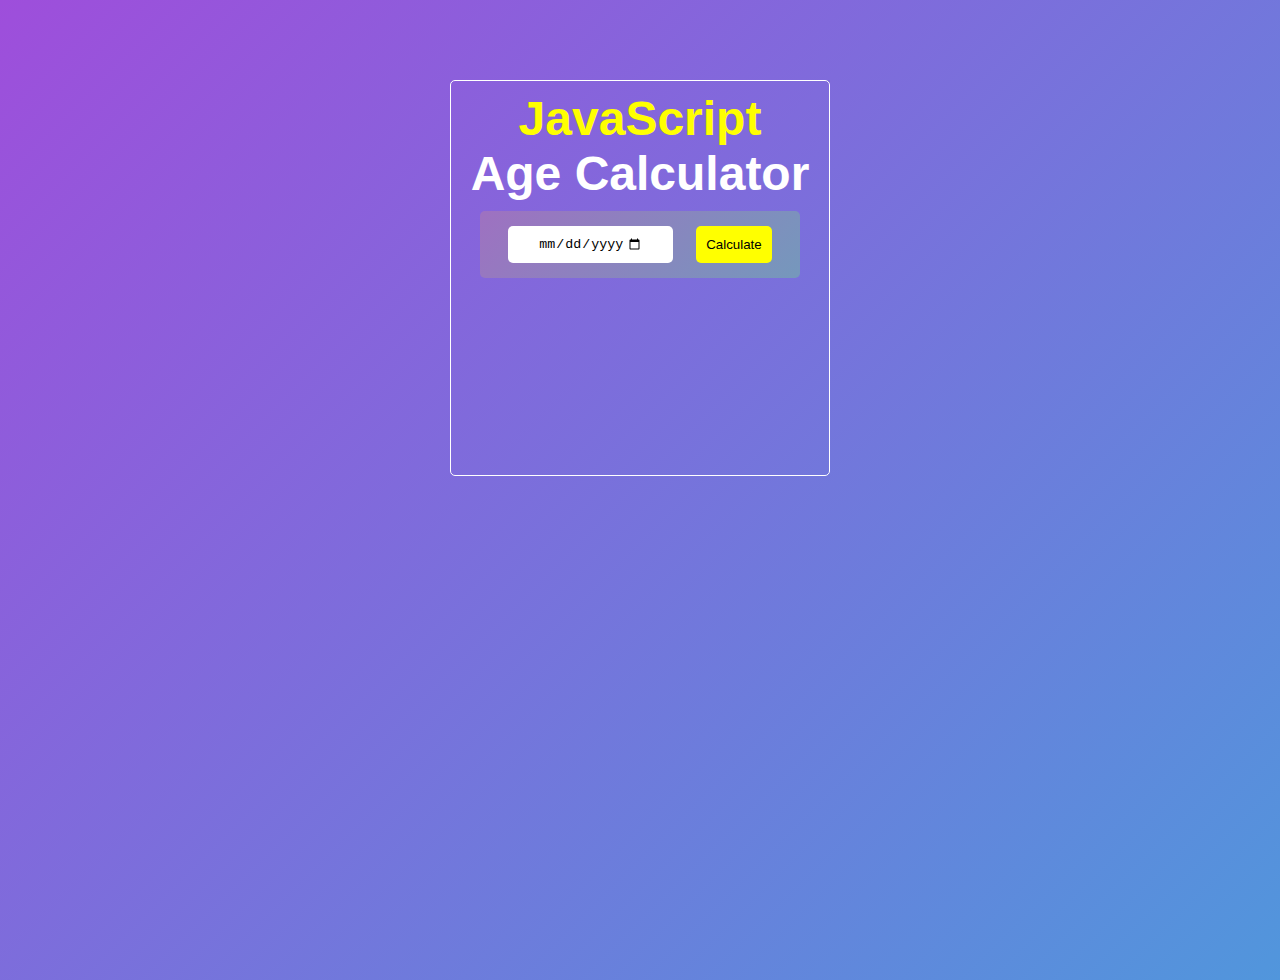
<file: Age Calculator/index.html>
<!DOCTYPE html>
<html lang="en">
<head>
    <meta charset="UTF-8">
    <meta name="viewport" content="width=device-width, initial-scale=1.0">
    <title>Age Calculator</title>
<link rel="stylesheet" href="style.css">
</head>
<body>
    <div class="container">
    <h1 class="java">JavaScript</h1>
    <h1>Age Calculator</h1>
    <div class="box">
        <input type="date" id="date">
        <button onclick="calculateAge()">Calculate</button>
    </div>

    <p id="your-age"></0>

    </div>
    

    <script src="script.js"></script>
</body>
</html>
</file>
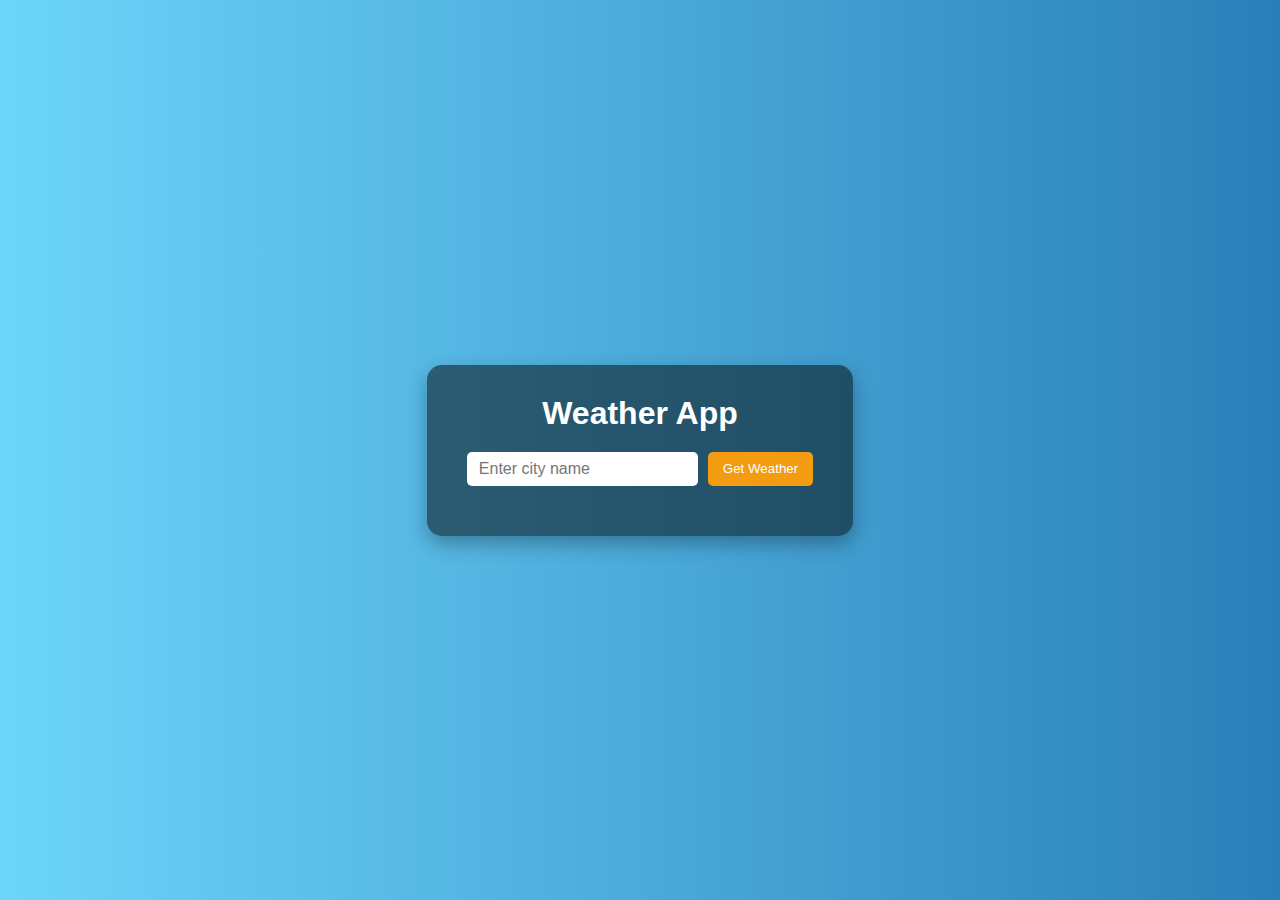
<file: API-Handling/index.html>
<!DOCTYPE html>
<html lang="en">
<head>
    <meta charset="UTF-8">
    <meta name="viewport" content="width=device-width, initial-scale=1.0">
    <title>Weather App</title>
    <link rel="stylesheet" href="style.css">
</head>
<body>
    <div class="container">
        <h1>Weather App</h1>
        <div class="input-container">
            <input type="text" id="city-input" placeholder="Enter city name">
            <button id="get-weather-btn">Get Weather</button>
        </div>
        <div id="weather-info" class="hidden">
            <h2 id="city-name"></h2>
            <p id="temperature"></p>
            <p id="description"></p>
        </div>
        <p id="error-message" class="hidden"></p>
    </div>

    <!-- Link your JS file here -->
    <script src="script.js"></script>
</body>
</html>
</file>
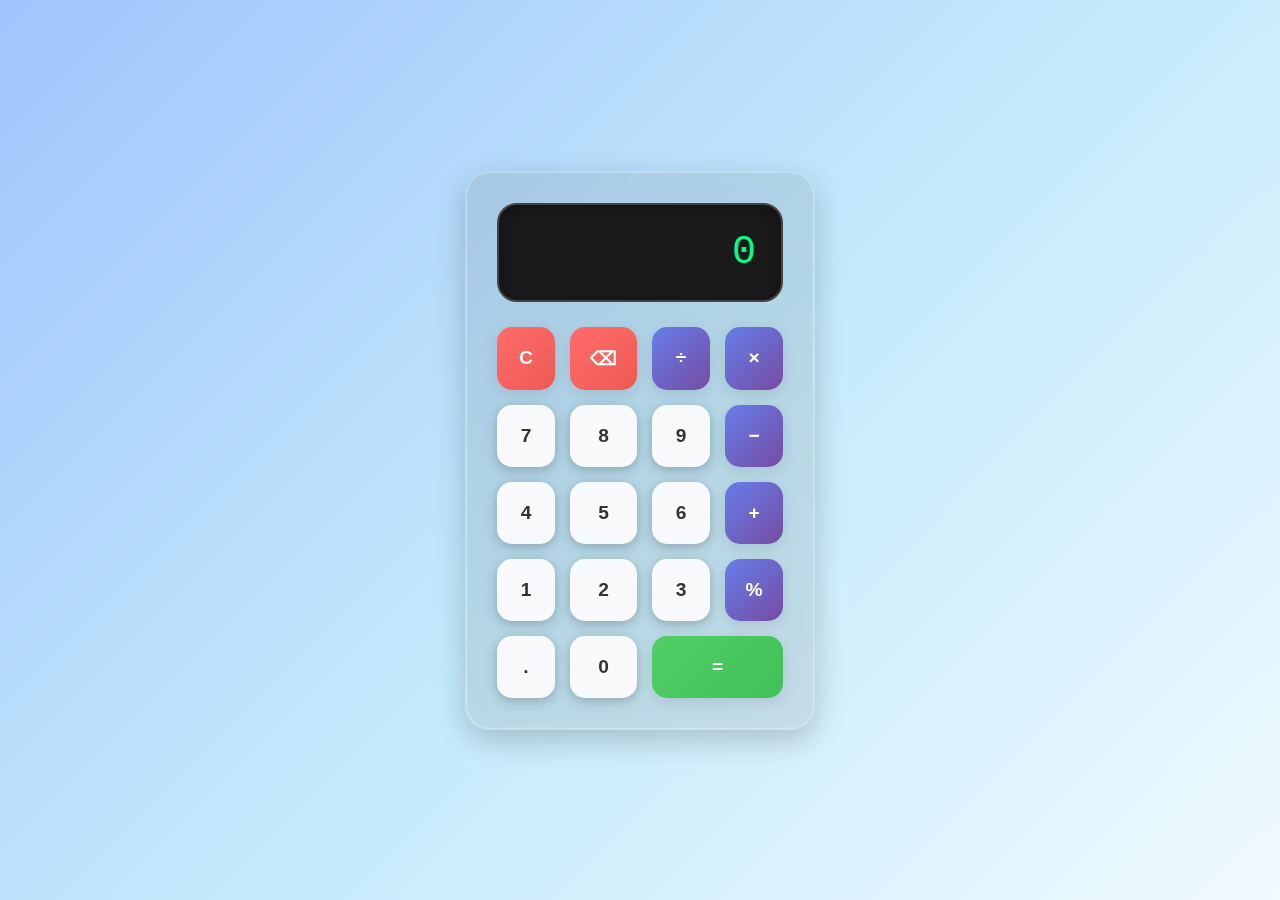
<file: Calculator/index.html>
<!DOCTYPE html>
<html lang="en">

<head>
    <meta charset="UTF-8">
    <meta name="viewport" content="width=device-width, initial-scale=1.0">
    <title>Calculator</title>

</head>
<link rel="stylesheet" href="style.css">

<body>
    <div class="calculator">
        <div class="display" id="display">0</div>
        <div class="buttons">
            <button class="btn btn-clear" id="clear">C</button>
            <button class="btn btn-clear" id="delete">⌫</button>
            <button class="btn btn-operator" id="divide">÷</button>
            <button class="btn btn-operator" id="multiply">×</button>

            <button class="btn btn-number" id="seven">7</button>
            <button class="btn btn-number" id="eight">8</button>
            <button class="btn btn-number" id="nine">9</button>
            <button class="btn btn-operator" id="subtract">−</button>

            <button class="btn btn-number" id="four">4</button>
            <button class="btn btn-number" id="five">5</button>
            <button class="btn btn-number" id="six">6</button>
            <button class="btn btn-operator" id="add">+</button>

            <button class="btn btn-number" id="one">1</button>
            <button class="btn btn-number" id="two">2</button>
            <button class="btn btn-number" id="three">3</button>
            <button class="btn btn-operator" id="percent">%</button>

            <button class="btn btn-number" id="decimal">.</button>
            <button class="btn btn-number" id="zero">0</button>
            <button class="btn btn-equals btn-equals-wide" id="equals">=</button>
        </div>
    </div>

    <script src="script.js"></script>
</body>

</html>
</file>
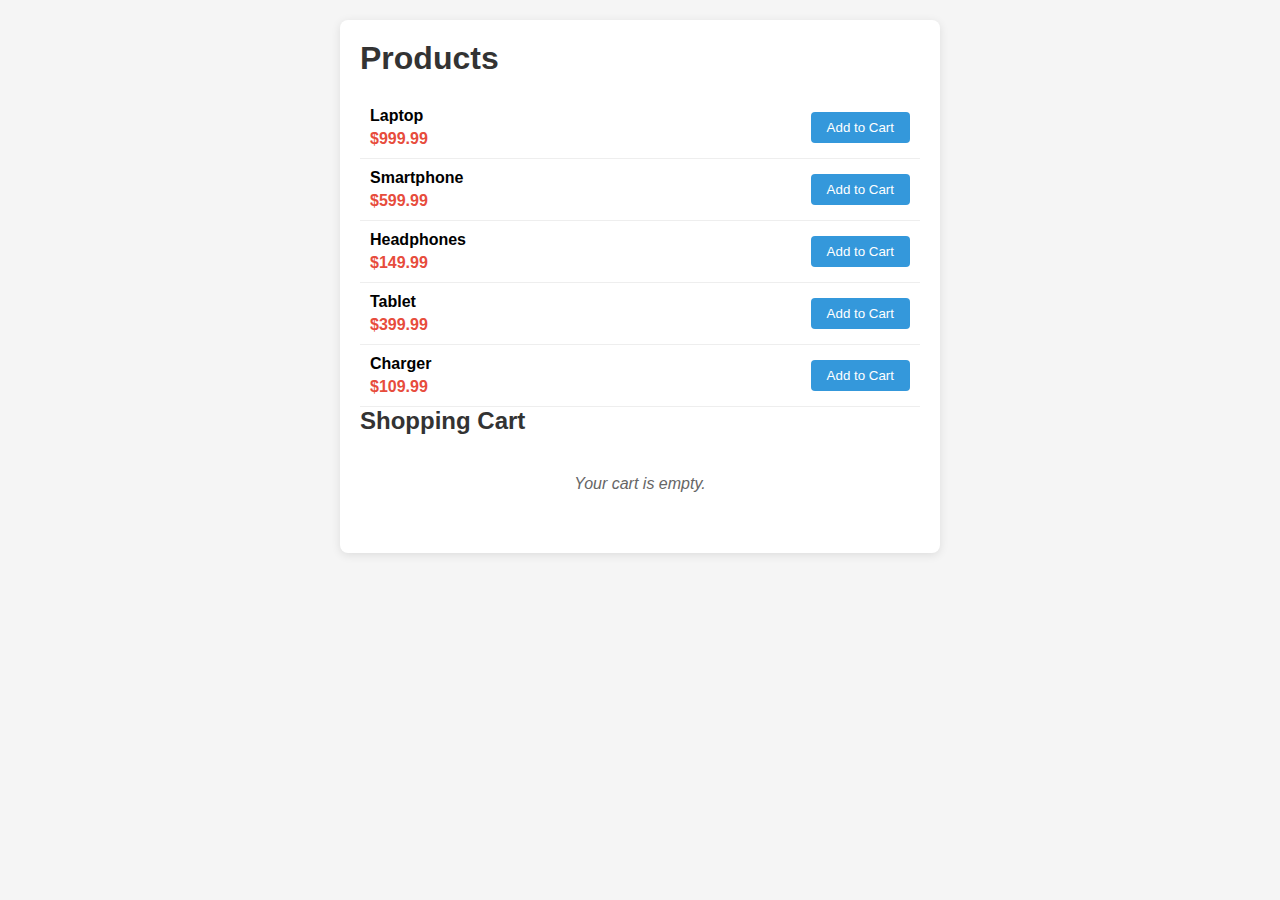
<file: Ecommerce-Cart/index.html>
<!DOCTYPE html>
<html lang="en">
<head>
    <meta charset="UTF-8">
    <meta name="viewport" content="width=device-width, initial-scale=1.0">
    <title>Simple E-Commerce</title>
    <link rel="stylesheet" href="style.css">
</head>
<body>
    <div class="container">
        <h1>Products</h1>
        <div id="product-list">
            <!-- <div class="product">
                <div class="product-info">
                    <div class="product-name">Laptop</div>
                    <div class="product-price">$999.99</div>
                </div>
                <button class="add-to-cart" data-name="Laptop" data-price="999.99">Add to Cart</button>
            </div>
            -->
        </div>

        <h2>Shopping Cart</h2>
        <div id="cart-items">
            <p id="empty-cart">Your cart is empty.</p>
        </div>
        
        <div id="cart-total" class="hidden">
            <p>Total: <span id="total-price">$0.00</span></p>
            <button id="checkout-btn">Checkout</button>
        </div>
    </div>


    <script src="script.js"></script>
</body>
</html>
</file>
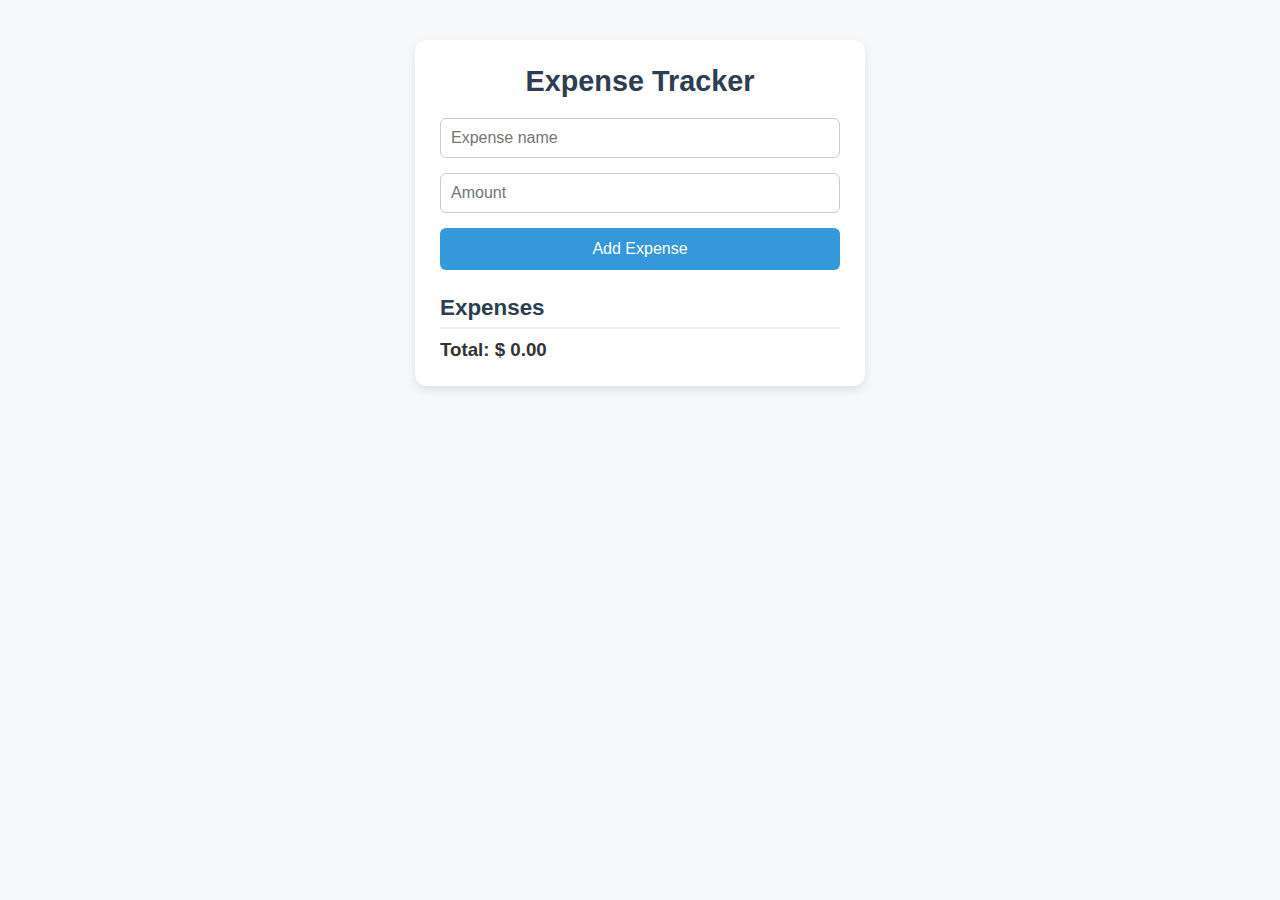
<file: Expense-Tracker/index.html>
<!DOCTYPE html>
<html lang="en">

<head>
    <meta charset="UTF-8">
    <meta name="viewport" content="width=device-width, initial-scale=1.0">
    <title>Expense Tracker</title>
</head>

<link rel="stylesheet" href="style.css">

<body>
    <div class="container">
        <h1>Expense Tracker</h1>

        <form id="expense-form">
            <input type="text" id="expense-name" placeholder="Expense name" required />
            <input type="number" id="expense-amount" placeholder="Amount" required min="0" />
            <button type="submit">Add Expense</button>
        </form>

        <h2>Expenses</h2>
        <ul id="expense-list">
            <!-- Expenses will be dynamically added here -->
        </ul>

        <div id="total">
            <h3>Total: $ <span id="total-amount">0.00</span></h3>
        </div>
    </div>

    <script src="script.js"></script>
</body>

</html>
</file>
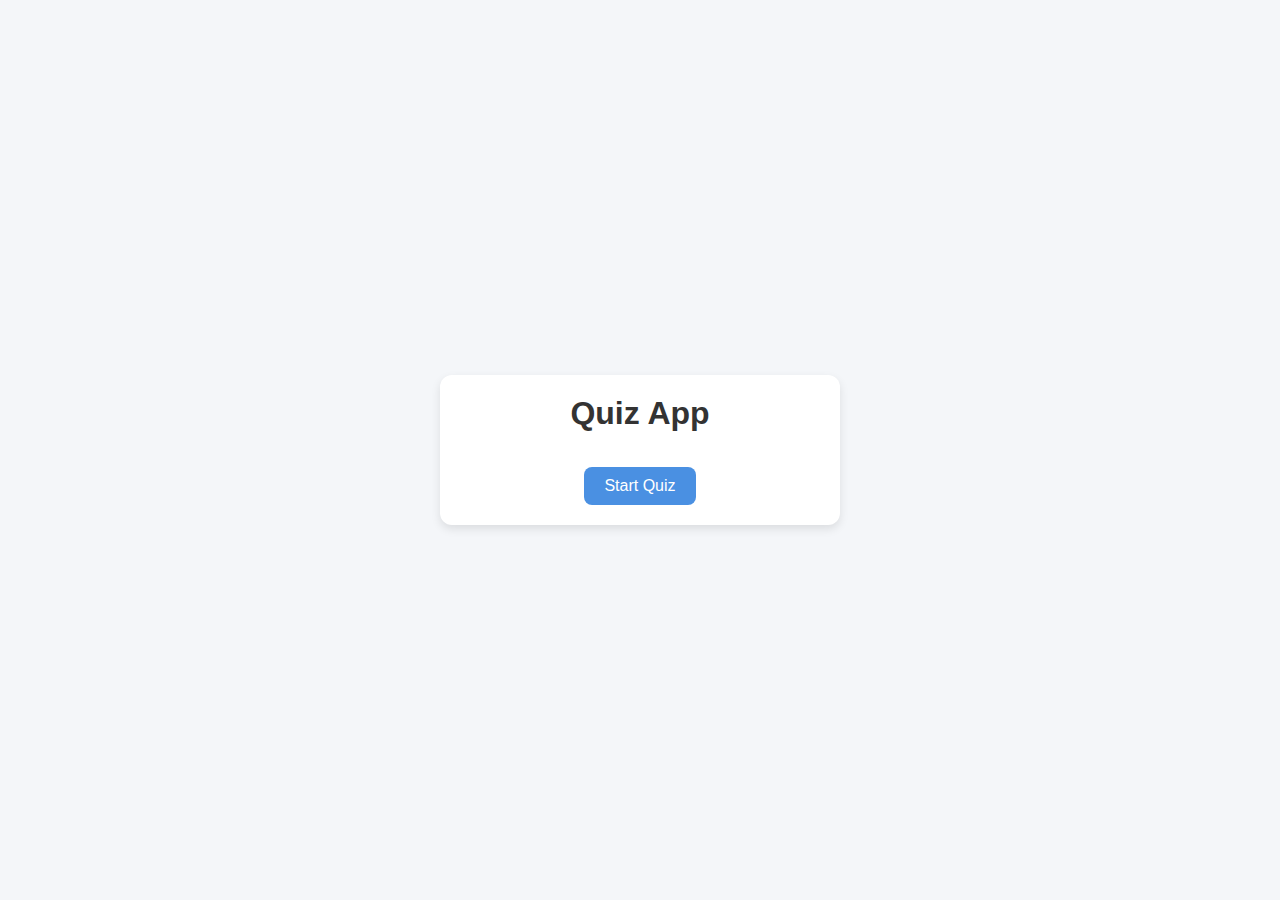
<file: Quiz.app/index.html>
<!DOCTYPE html>
<html lang="en">
<head>
  <meta charset="UTF-8">
  <meta name="viewport" content="width=device-width, initial-scale=1.0">
  <title>Quiz App</title>

</head>

<link rel="stylesheet" href="style.css">
<body>
  <div class="container">
    <h1>Quiz App</h1>

    <div id="quiz-container">
      <!-- Question Section -->
      <div id="question-container" class="hidden">
        <h2 id="question-text">Question will appear here</h2>
        <ul id="choices-list">
          <li>Choice 1</li>
          <li>Choice 2</li>
          <li>Choice 3</li>
          <li>Choice 4</li>
        </ul>
        <button id="next-btn" class="hidden">Next Question</button>
      </div>

      <!-- Result Section -->
      <div id="result-container" class="hidden">
        <h2>Your Score:</h2>
        <p id="score">0</p>
        <button id="restart-btn">Restart Quiz</button>
      </div>

      <!-- Start Button -->
      <button id="start-btn">Start Quiz</button>
    </div>
  </div>

  <script src="script.js"></script>
</body>
</html>
</file>
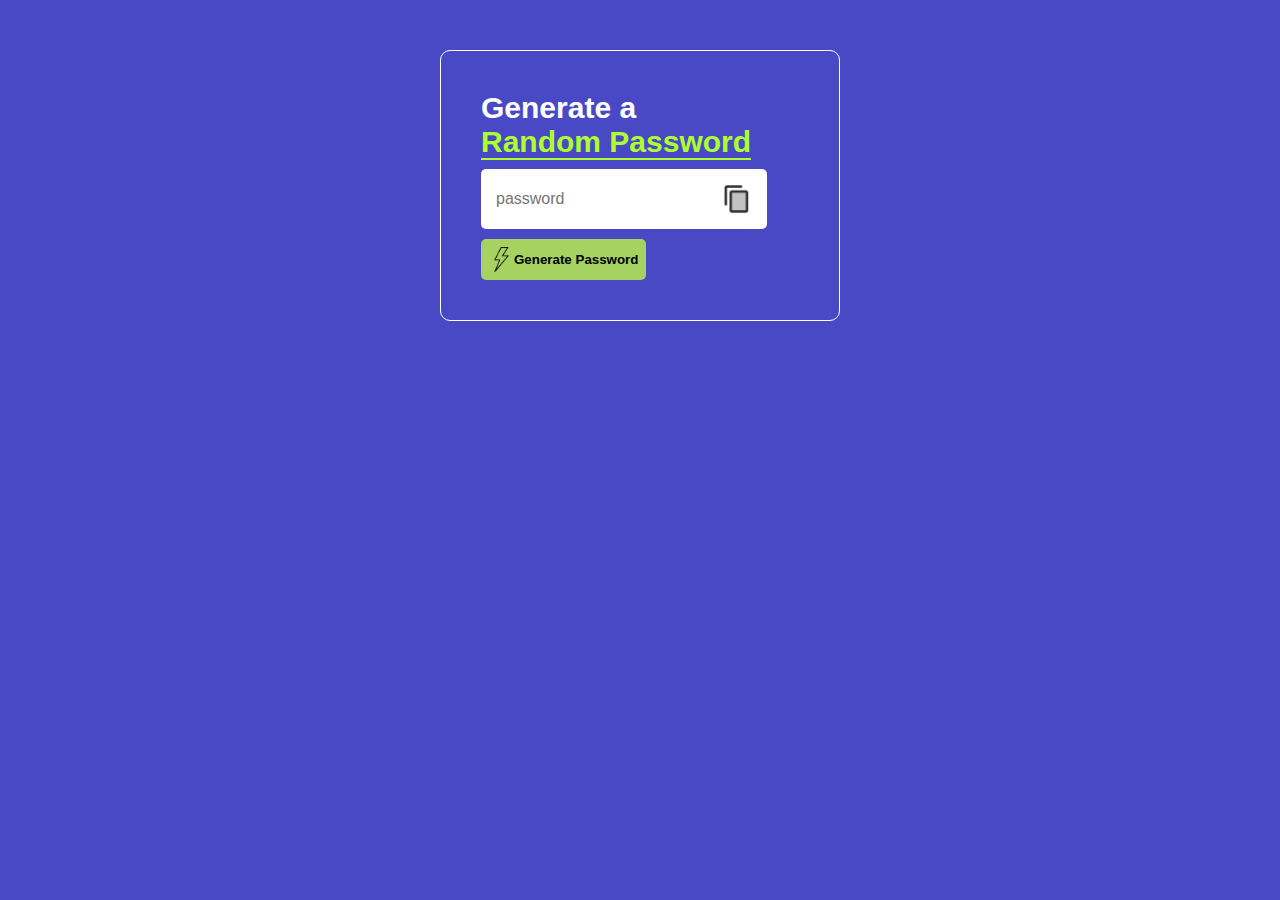
<file: Random-Password-Generator/index.html>
<!DOCTYPE html>
<html lang="en">
<head>
    <meta charset="UTF-8">
    <meta name="viewport" content="width=device-width, initial-scale=1.0">
    <title> Password Genetrator</title>
    <link rel="stylesheet" href="style.css">
</head>
<body>
    <div class="main-container">

        <div class="container">
            <h2>Generate a <br> <span>Random Password</span></h2>
            <div class="card">  
               <input type="text" id="password" placeholder="password" >
                <img src="copy.png" alt="" onclick="copyPass()"">
            </div>
            <button onclick="generatePass()"><img src="flash.png" alt="">Generate Password</button>
    
        </div>
    </div>
    

    <script src="script.js"></script>
</body>
</html>
</file>
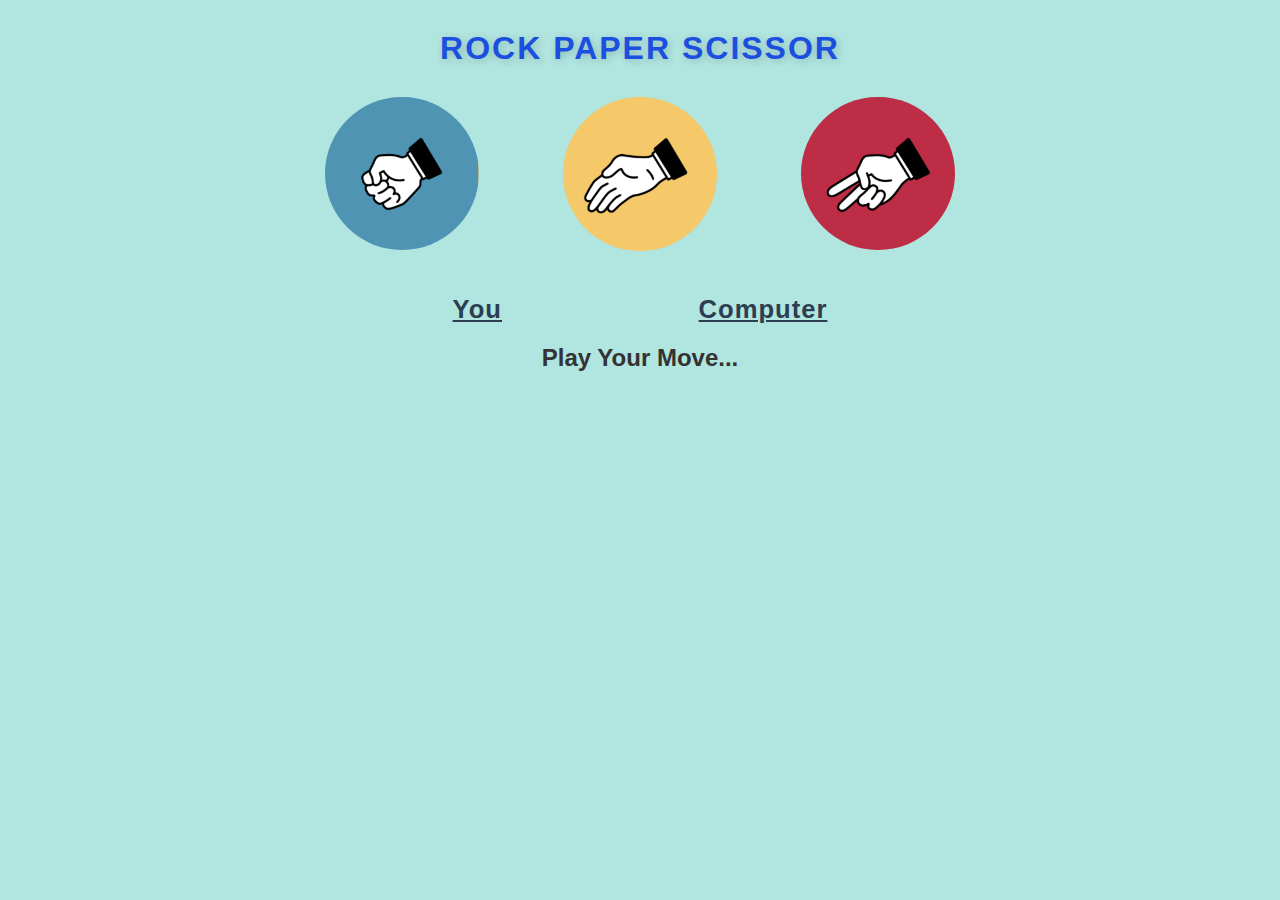
<file: Rock Paper Scissor/index.html>
<!DOCTYPE html>
<html lang="en">

<head>
    <meta charset="UTF-8">
    <meta name="viewport" content="width=device-width, initial-scale=1.0">
    <title>Rock Paper Scissor</title>
    <link rel="stylesheet" href="style.css">
</head>

<body>

    <div class="container">
        <h1>Rock Paper Scissor</h1>
        <div class="logos">
            <div class="logo">
                <img src="Rock.png" alt="">
            </div>
            <div class="logo">
                <img src="Paper.png" alt="">
            </div>
            <div class="logo">
                <img src="Scissor.png" alt="">
            </div>
        </div>
        <div class="choosen">
            <div id="you">
                <h2 class="you"></h2>
                <h2>
                    You
                </h2>

            </div>
            <div id="computer">
                <h2 class="computer"></h2>
                <h2>
                    Computer
                </h2>
            </div>

        </div>
        <h2>Play Your Move...</h2>

        <div class="msg">
            <h2 id="msg"></h2>
        </div>
    </div>



    <script src="script.js"></script>
</body>

</html>
</file>
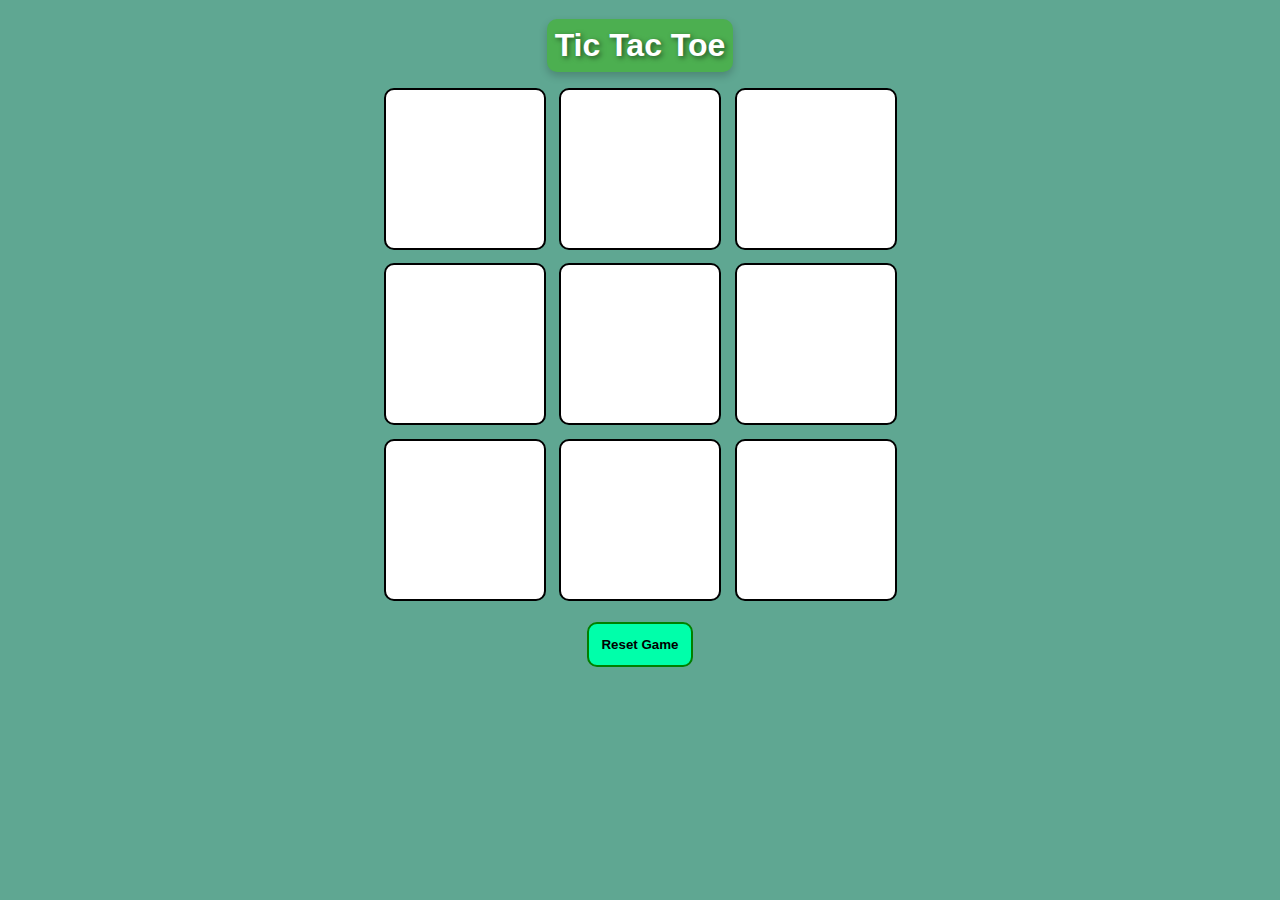
<file: Tic Tac Toe/index.html>
<!DOCTYPE html>
<html lang="en">

<head>
    <meta charset="UTF-8">
    <meta name="viewport" content="width=device-width, initial-scale=1.0">
    <title>Tic Tac Toe game</title>

    <link rel="stylesheet" href="style.css">
</head>

<body>

 
    <div class="container">
        <h1>Tic Tac Toe</h1>
        <div class="game">
            <button class="box"></button>
            <button class="box"></button>
            <button class="box"></button>
            <button class="box"></button>
            <button class="box"></button>
            <button class="box"></button>
            <button class="box"></button>
            <button class="box"></button>
            <button class="box"></button>
            <button class="reset">Reset Game</button>
        </div>
    </div>

    <script src="script.js"></script>
</body>

</html>
</file>
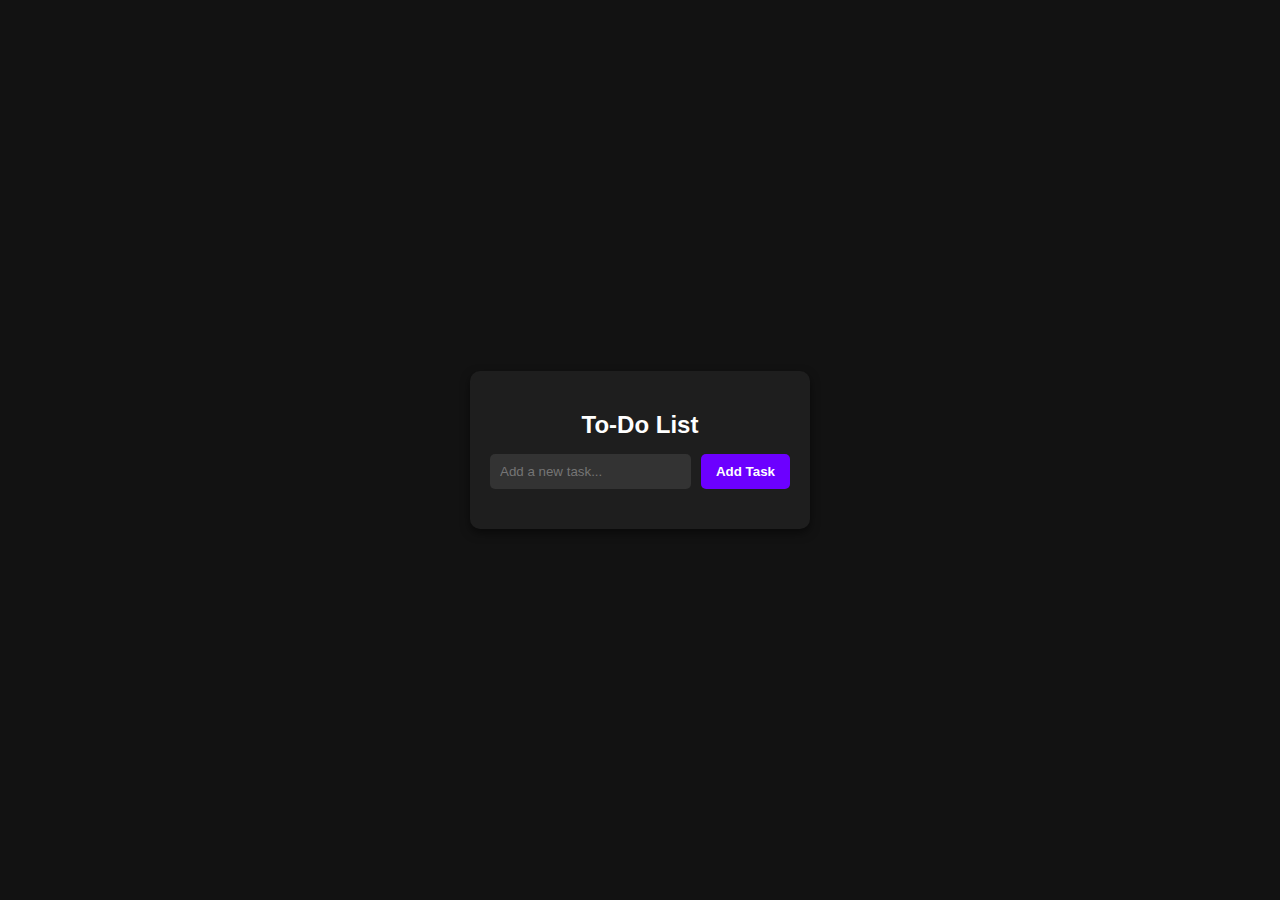
<file: To-Do-List/index.html>
<!DOCTYPE html>
<html lang="en">

<head>
    <meta charset="UTF-8">
    <meta name="viewport" content="width=device-width, initial-scale=1.0">
    <title>To-Do List</title>

    <link rel="stylesheet" href="style.css">

</head>

<body>

    <div class="todo-container">
        <h2>To-Do List</h2>
        <div class="input-section">
            <input type="text" placeholder="Add a new task..." id="taskInput">
            <button id="addBtn">Add Task</button>
        </div>
        <ul class="task-list" id="taskList">
            <!-- Tasks will appear here -->
            <!-- <li>
                watch videos
                <button>Delete</button>
            </li> -->
          
        </ul>
    </div>

    <!-- You can add your JavaScript here -->
    <script src="script.js"></script>

</body>

</html>
</file>
<file: Age Calculator/style.css>
*{
    margin: 0;
    padding: 0;
    box-sizing: border-box;
}
body{
    font-family: Arial, sans-serif;
    background: linear-gradient( 135deg, rgb(158, 78, 219), rgb(81, 150, 220));
    height: 100vh;
    width: 100vw;
    overflow: hidden;

}
.container{
    max-width: 380px;
    height: 44%;
    border: 1px solid white;
    margin: 5rem auto;
    border-radius: 5px;
    padding: 10px;
}
.java{
    text-align: center;
    color: yellow;
    font-size: 3rem;
}
h1{
    text-align: center;
    color: white;
    font-size: 3rem;
}

.box{
    background: linear-gradient( 135deg, rgb(158, 113, 193), rgb(117, 152, 188));
    padding: 15px 5px;
    max-width: 20rem;
    margin: 10px auto;
    display: flex;
    justify-content: space-evenly;
    border-radius: 5px;
}
input{
    padding: 10px 30px;
    border-radius: 5px;
    outline: none;
    flex: 0.6;
    border: none;
}
button{
    outline: none;
    border: none;
    padding: 5px 10px;
    border-radius: 5px;
    background-color: yellow;
}
p{
    text-align: center;
    color: white;
    font-size: 1.1rem;
}
span{
    color: yellow;
    font-weight: 600;
    font-size: 1.1rem;
}
</file>
<file: API-Handling/style.css>
* {
    margin: 0;
    padding: 0;
    box-sizing: border-box;
    font-family: Arial, sans-serif;
}

body {
    display: flex;
    justify-content: center;
    align-items: center;
    min-height: 100vh;
    background: linear-gradient(to right, #6dd5fa, #2980b9);
    color: #fff;
}

.container {
    background: rgba(0, 0, 0, 0.5);
    padding: 30px 40px;
    border-radius: 15px;
    text-align: center;
    width: auto;
    box-shadow: 0 8px 20px rgba(0,0,0,0.3);
}

h1 {
    margin-bottom: 20px;
}

.input-container {
    display: flex;
    gap: 10px;
    margin-bottom: 20px;
}

#city-input {
    flex: 1;
    padding: 8px 12px;
    border-radius: 5px;
    border: none;
    outline: none;
    font-size: 16px;
}

#get-weather-btn {
    padding: 8px 15px;
    border: none;
    border-radius: 5px;
    background-color: #f39c12;
    color: #fff;
    cursor: pointer;
    transition: background 0.3s;
}

#get-weather-btn:hover {
    background-color: #e67e22;
}

.hidden {
    display: none;
}

#weather-info p, #weather-info h2 {
    margin-top: 10px;
}

#error-message {
    color: #ff4c4c;
    margin-top: 15px;
}
</file>
<file: Calculator/style.css>
* {
            margin: 0;
            padding: 0;
            box-sizing: border-box;
        }

        body {
            font-family: 'Arial', sans-serif;
            background: linear-gradient(135deg, #a1c4fd 0%, #c2e9fb 50%, #f0faff 100%);
            display: flex;
            justify-content: center;
            align-items: center;
            min-height: 100vh;
            padding: 20px;
        }

        .calculator {
            background: rgba(45, 45, 45, 0.1);
            /*semi-transparent */
            backdrop-filter: blur(15px);
            /* frosted glass effect*/
            border-radius: 25px;
            padding: 30px;
            max-width: 350px;
            width: 100%;
            border: 2px solid rgba(255, 255, 255, 0.25);
            box-shadow: 0 10px 30px rgba(0, 0, 0, 0.2), inset 0 -2px 10px rgba(255, 255, 255, 0.1);

        }

        .display {
            background: #1a1a1a;
            border: 2px solid #444;
            border-radius: 20px;
            font-size: 2.5rem;
            font-weight: 300;
            font-family: 'Courier New', monospace;
            text-align: right;
            padding: 25px;
            margin-bottom: 25px;
            color: #00ff88;
            box-shadow: inset 0 4px 15px rgba(0, 0, 0, 0.3);
            min-height: 90px;
            display: flex;
            align-items: center;
            justify-content: flex-end;
            overflow: hidden;
        }

        .buttons {
            display: grid;
            grid-template-columns: repeat(4, 1fr);
            gap: 15px;
        }

        .btn {
            border: none;
            border-radius: 15px;
            font-size: 1.2rem;
            font-weight: 600;
            padding: 20px;
            cursor: pointer;
            transition: all 0.3s cubic-bezier(.25, .8, .25, 1);
            box-shadow: 0 4px 15px rgba(0, 0, 0, 0.1);
        }

        .btn:hover {
            transform: translateY(-2px);
            box-shadow: 0 6px 20px rgba(0, 0, 0, 0.15);
            transform: translateY(-2px) scale(1.05);
        }

        .btn:active {
            transform: translateY(0);
            box-shadow: 0 2px 10px rgba(0, 0, 0, 0.2);
        }

        .btn-number {
            background: #f8f9fa;
            color: #333;
            box-shadow: 0 4px 15px rgba(0, 0, 0, 0.15), 0 2px 8px rgba(0, 0, 0, 0.1);
        }

        .btn-number:hover {
            background: #e9ecef;
            box-shadow: 0 6px 20px rgba(0, 0, 0, 0.2), 0 3px 10px rgba(0, 0, 0, 0.15);
        }

        .btn-operator {
            background: linear-gradient(135deg, #667eea 0%, #764ba2 100%);
            color: white;
        }

        .btn-operator:hover {
            background: linear-gradient(135deg, #5a6fd8 0%, #6a4190 100%);
        }

        .btn-clear {
            background: linear-gradient(135deg, #ff6b6b 0%, #ee5a52 100%);
            color: white;
        }

        .btn-clear:hover {
            background: linear-gradient(135deg, #ff5252 0%, #d32f2f 100%);
        }

        .btn-equals {
            background: linear-gradient(135deg, #51cf66 0%, #40c057 100%);
            color: white;
        }

        .btn-equals:hover {
            background: linear-gradient(135deg, #37b24d 0%, #2f9e44 100%);
        }

        .btn-zero {
            grid-column: span 1;
        }

        .btn-equals-wide {
            grid-column: span 2;
        }

        .equals-tall {
            grid-row: span 2;
        }

        @media (max-width: 400px) {
            .calculator {
                padding: 8px;
                margin: 8px;
            }

            .display {
                font-size: 1.5rem;
                padding: 15px;
            }

            .btn {
                padding: 15px;
                font-size: 1rem;
                 gap: 10px;
            }
        }
</file>
<file: Ecommerce-Cart/style.css>
* {
            margin: 0;
            padding: 0;
            box-sizing: border-box;
        }

        body {
            font-family: Arial, sans-serif;
            background-color: #f5f5f5;
            padding: 20px;
        }

        .container {
            max-width: 600px;
            margin: 0 auto;
            background-color: white;
            padding: 20px;
            border-radius: 8px;
            box-shadow: 0 2px 10px rgba(0,0,0,0.1);
        }

        h1, h2 {
            color: #333;
            margin-bottom: 20px;
        }

        /* Products Section */
        .product {
            display: flex;
            justify-content: space-between;
            align-items: center;
            padding: 10px;
            border-bottom: 1px solid #eee;
        }

        .product-info {
            flex: 1;
        }

        .product-name {
            font-weight: bold;
            margin-bottom: 5px;
        }

        .product-price {
            color: #e74c3c;
            font-weight: bold;
        }

        .add-to-cart {
            background-color: #3498db;
            color: white;
            border: none;
            padding: 8px 16px;
            border-radius: 4px;
            cursor: pointer;
        }

        .add-to-cart:hover {
            background-color: #2980b9;
        }

        /* Shopping Cart Section */
        #cart-items {
            margin-bottom: 20px;
        }

        .cart-item {
            display: flex;
            justify-content: space-between;
            align-items: center;
            padding: 10px;
            border-bottom: 1px solid #eee;
        }

        .cart-item-info {
            flex: 1;
        }

        .cart-item-name {
            font-weight: bold;
        }

        .quantity-controls {
            display: flex;
            align-items: center;
            gap: 10px;
            margin: 0 15px;
        }

        .quantity-btn {
            background-color: #95a5a6;
            color: white;
            border: none;
            width: 25px;
            height: 25px;
            border-radius: 3px;
            cursor: pointer;
        }

        .quantity-btn:hover {
            background-color: #7f8c8d;
        }

        .quantity {
            font-weight: bold;
            min-width: 20px;
            text-align: center;
        }

        .remove-btn {
            background-color: #e74c3c;
            color: white;
            border: none;
            padding: 5px 10px;
            border-radius: 4px;
            cursor: pointer;
        }

        .remove-btn:hover {
            background-color: #c0392b;
                background-color: rgb(152, 240, 21);
        }

        #empty-cart {
            text-align: center;
            color: #666;
            font-style: italic;
            padding: 20px 0;
        }

        #cart-total {
            border-top: 2px solid #eee;
            padding-top: 15px;
            text-align: right;
        }

        #cart-total.hidden {
            display: none;
        }

        #cart-total p {
            font-size: 18px;
            margin-bottom: 15px;
        }

        #total-price {
            font-weight: bold;
            color: #e74c3c;
        }

        #checkout-btn {
            background-color: #27ae60;
            color: white;
            border: none;
            padding: 10px 25px;
            border-radius: 4px;
            cursor: pointer;
            font-size: 16px;
        }

        #checkout-btn:hover {
            background-color: #229954;
        }
</file>
<file: Expense-Tracker/style.css>
* {
    margin: 0;
    padding: 0;
    box-sizing: border-box;
    font-family: Arial, sans-serif;
}

body {
    background: #f7f8fa;
    color: #333;
    display: flex;
    justify-content: center;
    align-items: flex-start;
    min-height: 100vh;
    padding: 40px 20px;
}

.container {
    background: #fff;
    width: 100%;
    max-width: 450px;
    padding: 25px;
    border-radius: 12px;
    box-shadow: 0 4px 10px rgba(0, 0, 0, 0.1);
}

h1 {
    font-size: 1.8rem;
    margin-bottom: 20px;
    text-align: center;
    color: #2c3e50;
}

form {
    display: flex;
    flex-direction: column;
    gap: 15px;
}

input {
    padding: 10px;
    border: 1px solid #ccc;
    border-radius: 6px;
    font-size: 1rem;
    transition: border 0.3s ease;
}

input:focus {
    outline: none;
    border-color: #3498db;
}

button {
    background: #3498db;
    color: #fff;
    padding: 12px;
    font-size: 1rem;
    border: none;
    border-radius: 6px;
    cursor: pointer;
    transition: background 0.3s ease;
}

button:hover {
    background: #2980b9;
}

h2 {
    margin: 25px 0 10px;
    font-size: 1.4rem;
    color: #2c3e50;
    border-bottom: 2px solid #eee;
    padding-bottom: 6px;
}

ul {
    list-style: none;
}

ul li {
    background: #f1f1f1;
    margin: 8px 0;
    padding: 12px;
    border-radius: 6px;
    font-size: 1rem;
    display: flex;
    justify-content: space-between;
}
</file>
<file: Random-Password-Generator/style.css>
* {
    margin: 0;
    padding: 0;
    box-sizing: border-box;
    font-family: 'Segoe UI', Tahoma, Geneva, Verdana, sans-serif;
}
.main-container {
    width: 100vw;
    height: 100vh;
    background-color: rgb(73, 73, 198);
    padding: 20px;
}
.container{
    border: 1px solid white;
    max-width: 400px;
    padding: 40px;
    border-radius: 10px;
    margin: 30px auto;
}
.card {
    background-color: white;
    justify-content: space-between;
    width: 90%;
    margin-top: 5px;
    padding: 15px 15px;
    border-radius: 5px;
    display: flex;
}
.card :nth-child(2) {
    height: 30px;
    width: 30px;
    cursor: pointer;
}
.container h2 {
    font-weight: 700;
    font-size: 30px;
    color: white;
    padding-bottom: 5px;
}
.container h2 span {
    color: greenyellow;
    border-bottom: 2px solid greenyellow;
}
.card input {
    width: 90%;
    outline: none;
    border: none;
    font-size: medium;
}
button img {
    height: 25px;
    width: 25px;
}
button {
    margin-top: 10PX;
    padding: 8px;
    display: flex;
    justify-content: center;
    align-items: center;
    border-radius: 5px;
    border: none;
    outline: none;
    background-color: rgb(165, 210, 97);
    color: black;
    font-weight: 700;
}
</file>
<file: Rock Paper Scissor/style.css>
* {
    margin: 0;
    padding: 0;
    font-family: Arial, Helvetica, sans-serif;
}

body {
    background-color: #b1e5e0;
}

.container {
    width: 60%;
    margin: 30px auto;
    text-align: center;
}

.container>h1 {
    font-size: 2rem;
    color: #1b4fdf;
    text-align: center;
    text-transform: uppercase;
    letter-spacing: 2px;
    font-weight: 600;
    text-shadow: 2px 2px 8px rgba(0, 0, 0, 0.2);
}

.logos {
    display: flex;
    justify-content: space-evenly;
    margin-top: 0px;
    column-gap: 15px;
}

.logo {
    width: 20%;
    height: 20%;
    margin-top: 30px;
    cursor: pointer;
}

.logo>img {
    width: 100%;
    height: 100%;
    border-radius: 50%;
    transition: transform 0.4s ease, border 0.4s ease;
}

.logo>img:hover {
    transform: scale(1.1);
    border: 3px solid #404041;
    box-shadow: 0 4px 40px #4e73df;
    transition: transform 0.4s ease, border 0.4s ease, box-shadow 0.4s ease;
}

.choosen {
    display: flex;
    justify-content: space-evenly;
    margin-top: 20px;
}

.choosen h2 {
    margin-top: 20px;
    color: #2c3e50;
    font-size: 1.6rem;
    text-align: center;
    font-weight: 600;
    letter-spacing: 1px;
    text-decoration: underline;
}
#you :nth-child(1) {
    text-decoration: none;
    color: rgb(3, 205, 84);
}
#computer :nth-child(1){
    text-decoration: none;
    color: rgb(236, 64, 1);
}

h2 {
    font-size: 1.5rem;
    margin-top: 20px;
    color: #333;
    text-align: center;
    font-weight: 600;
}

.msg {
    margin-top: 10px;
    text-align: center;
}

#msg {
    font-size: 2rem;
    font-weight: bold;
    color: #4e73df;
    text-shadow: 1px 1px 5px rgba(0, 0, 0, 0.1);
    letter-spacing: 1px;
}

@media (max-width: 768px) {
    .container {
        width: 90%;
        height: 60%;
    }

    .logos {
        flex-direction: column;
        justify-content: center;
        align-items: center;
    }

    .logo {
        width: 40%;
        height: 40%;
        margin-top: 20px;
    }
}
</file>
<file: Tic Tac Toe/style.css>
*{
    margin: 0;
    padding: 0;
}
body{
    background-color: #5fa792;
    
}
h1 {
    font-family: 'Arial', sans-serif; 
    font-size: 2rem; 
    color: #ffffff; 
    text-shadow: 2px 2px 5px rgba(0, 0, 0, 0.5); 
    text-align: center; 
    margin: 1rem;
    background-color: #4CAF50;
    padding: 0.5rem; 
    border-radius: 10px; 
    box-shadow: 0 4px 8px rgba(0, 0, 0, 0.2); 
}

.container{
    height: 70vh;
    display: flex;
    justify-content: center;
    align-items: center;
    flex-direction: column;
}
.game{
    height: 60vmin;
    width: 60vmin;
    display: flex;
    flex-wrap: wrap;
    justify-content: center;
    align-items: center;
    gap: 1.5vmin;
   
}
.box{
    height: 18vmin;
    width: 18vmin;
    font-size: 8vmin;
    border: none;
    border-radius: 10px;
    color:rgb(139, 12, 12);  
    display: flex;
    justify-content: center;
    align-items: center;
    background-color: #ffffff; /* Default background color */
    border: 2px solid #000;
}
.box:hover {
    background-color: rgba(0, 0, 0, 0.1); /* Light overlay effect */
    cursor: pointer;
}


.reset{
    margin-top: 8px;
    padding: 0.8rem;
    border-radius: 10px;
    border: 2px solid green;
    background-color: rgb(0, 255, 170);
    font-weight:600;

}
.reset:hover{
    background-color: rgb(0, 255, 170, 0.5);
}

.box, .reset {
    transition: background-color 0.3s ease, color 0.3s ease;
}

@media (max-width: 600px) {
    .game {
        height: 80vmin;
        width: 80vmin;
    }
    .box {
        height: 22vmin;
        width: 22vmin;
        font-size: 10vmin;
    }
}
</file>
<file: To-Do-List/style.css>
/* General Body */
body {
    font-family: Arial, sans-serif;
    background-color: #121212;
    display: flex;
    justify-content: center;
    align-items: center;
    height: 100vh;
    margin: 0;
}

/* Container */
.todo-container {
    background-color: #1e1e1e;
    padding: 20px;
    border-radius: 10px;
    width: 300px;
    box-shadow: 0 4px 10px rgba(0, 0, 0, 0.5);
}

/* Title */
h2 {
    color: #fff;
    text-align: center;
    margin-bottom: 15px;
}

/* Input Section */
.input-section {
    display: flex;
    gap: 10px;
    margin-bottom: 20px;
}

.input-section input {
    flex: 1;
    padding: 10px;
    border: none;
    border-radius: 5px;
    outline: none;
    background-color: #333;
    color: #fff;
}

.input-section button {
    padding: 10px 15px;
    background-color: #6c00ff;
    border: none;
    border-radius: 5px;
    color: #fff;
    cursor: pointer;
    font-weight: bold;
}

/* Task List */
.task-list {
    list-style: none;
    padding: 0;
    margin: 0;
}

.task-list li {
    display: flex;
    justify-content: space-between;
    align-items: center;
    background-color: #2c2c2c;
    padding: 10px;
    border-radius: 5px;
    margin-bottom: 10px;
    color: #fff;
}

.task-list button {
    background-color: #ff3b3b;
    border: none;
    border-radius: 5px;
    padding: 5px 10px;
    color: #fff;
    cursor: pointer;
    font-weight: bold;
}
</file>
<file: Quiz.app/style.css>
/* Basic Reset */
    * {
      margin: 0;
      padding: 0;
      box-sizing: border-box;
      font-family: Arial, sans-serif;
    }

    body {
      background: #f4f6f9;
      display: flex;
      justify-content: center;
      align-items: center;
      height: 100vh;
    }

    .container {
      width: 400px;
      background: #fff;
      padding: 20px;
      border-radius: 12px;
      box-shadow: 0 4px 10px rgba(0,0,0,0.1);
      text-align: center;
    }

    h1 {
      margin-bottom: 20px;
      color: #333;
    }

    #question-container,
    #result-container {
      margin-top: 20px;
    }

    #choices-list {
      list-style: none;
      margin: 15px 0;
    }

    #choices-list li {
      background: #f0f0f0;
      margin: 8px 0;
      padding: 10px;
      border-radius: 8px;
      cursor: pointer;
      transition: background 0.3s;
    }

    #choices-list li:hover {
      background: #d9e6ff;
    }

    button {
      margin-top: 15px;
      padding: 10px 20px;
      border: none;
      border-radius: 8px;
      cursor: pointer;
      font-size: 16px;
      background: #4a90e2;
      color: #fff;
      transition: background 0.3s;
    }

    button:hover {
      background: #357ABD;
    }

    /* Hidden class */
    .hidden {
      display: none;
    }

    #score {
      font-size: 20px;
      font-weight: bold;
      margin: 10px 0;
    }
</file>
